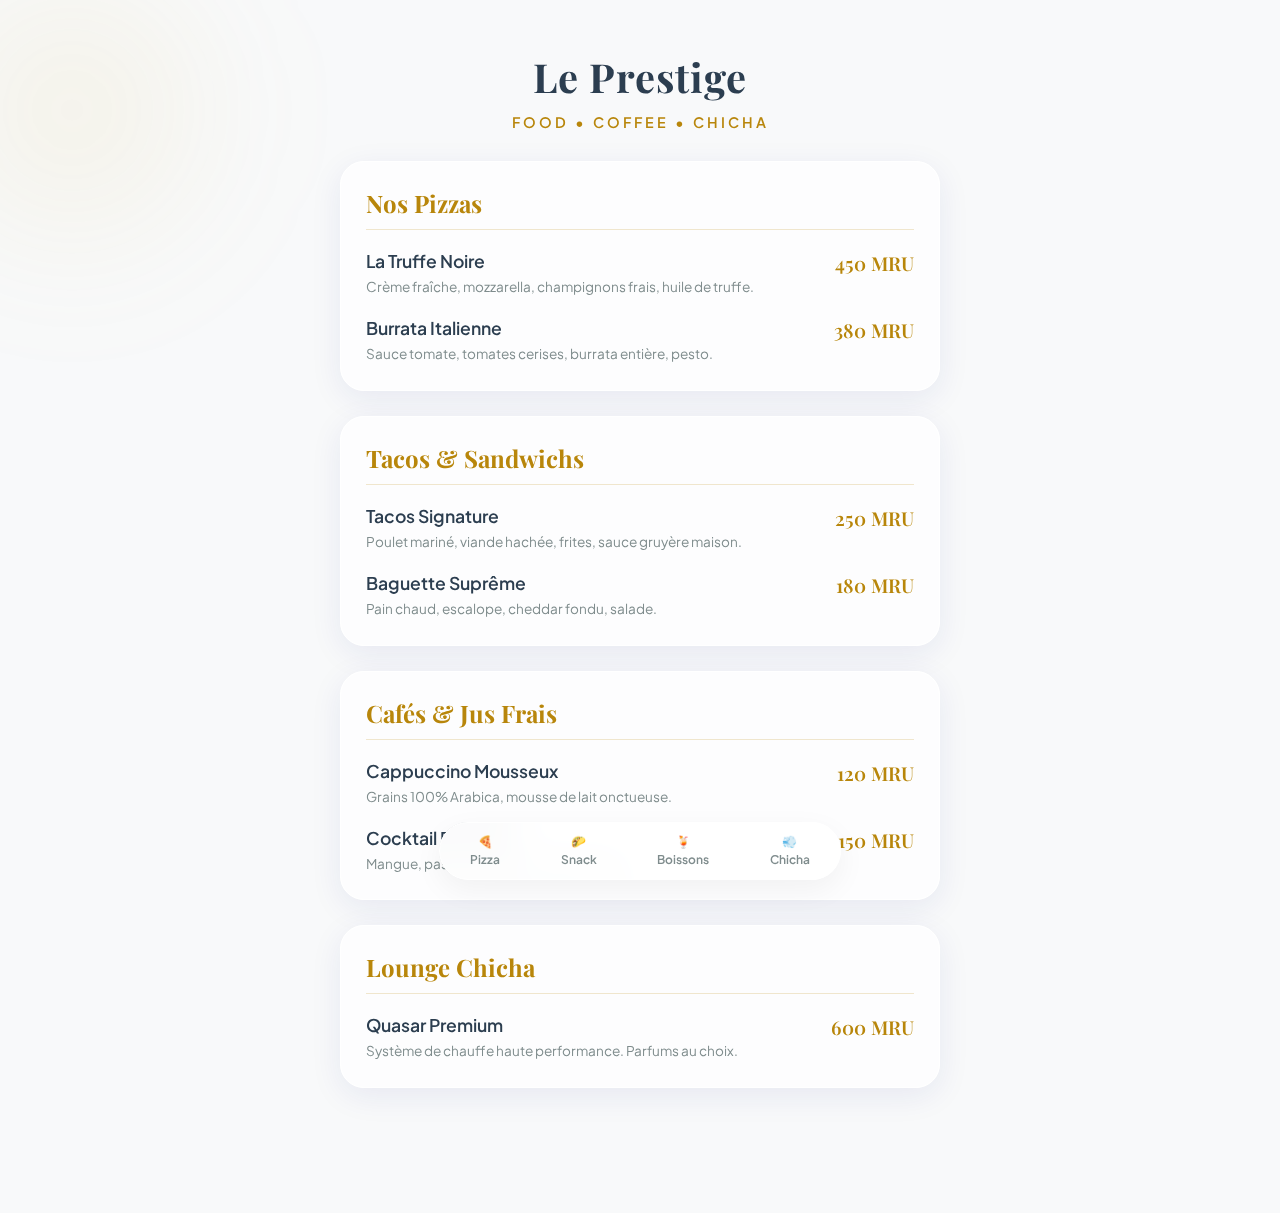
<file: index.html>
<!DOCTYPE html>
<html lang="fr">
<head>
    <meta charset="UTF-8">
    <meta name="viewport" content="width=device-width, initial-scale=1.0">
    <title>Menu Premium - Le Prestige</title>
    <link rel="stylesheet" href="style.css">
    <link href="https://fonts.googleapis.com/css2?family=Playfair+Display:ital,wght@0,600;1,600&family=Plus+Jakarta+Sans:wght@300;400;600&display=swap" rel="stylesheet">
</head>
<body>

    <div class="bg-glow"></div>

    <header class="hero">
        <h1>Le Prestige</h1>
        <p>Food • Coffee • Chicha</p>
    </header>

    <main class="menu-container">
        
        <section id="pizza" class="glass-panel">
            <h2 class="section-title">Nos Pizzas</h2>
            <div class="menu-item">
                <div class="item-text">
                    <h3>La Truffe Noire</h3>
                    <p>Crème fraîche, mozzarella, champignons frais, huile de truffe.</p>
                </div>
                <div class="item-price">450 MRU</div>
            </div>
            <div class="menu-item">
                <div class="item-text">
                    <h3>Burrata Italienne</h3>
                    <p>Sauce tomate, tomates cerises, burrata entière, pesto.</p>
                </div>
                <div class="item-price">380 MRU</div>
            </div>
        </section>

        <section id="fastfood" class="glass-panel">
            <h2 class="section-title">Tacos & Sandwichs</h2>
            <div class="menu-item">
                <div class="item-text">
                    <h3>Tacos Signature</h3>
                    <p>Poulet mariné, viande hachée, frites, sauce gruyère maison.</p>
                </div>
                <div class="item-price">250 MRU</div>
            </div>
            <div class="menu-item">
                <div class="item-text">
                    <h3>Baguette Suprême</h3>
                    <p>Pain chaud, escalope, cheddar fondu, salade.</p>
                </div>
                <div class="item-price">180 MRU</div>
            </div>
        </section>

        <section id="boissons" class="glass-panel">
            <h2 class="section-title">Cafés & Jus Frais</h2>
            <div class="menu-item">
                <div class="item-text">
                    <h3>Cappuccino Mousseux</h3>
                    <p>Grains 100% Arabica, mousse de lait onctueuse.</p>
                </div>
                <div class="item-price">120 MRU</div>
            </div>
            <div class="menu-item">
                <div class="item-text">
                    <h3>Cocktail Exotique</h3>
                    <p>Mangue, passion, ananas pressés à froid.</p>
                </div>
                <div class="item-price">150 MRU</div>
            </div>
        </section>

        <section id="chicha" class="glass-panel">
            <h2 class="section-title">Lounge Chicha</h2>
            <div class="menu-item">
                <div class="item-text">
                    <h3>Quasar Premium</h3>
                    <p>Système de chauffe haute performance. Parfums au choix.</p>
                </div>
                <div class="item-price">600 MRU</div>
            </div>
        </section>

        <div class="spacer"></div>
    </main>

    <nav class="bottom-nav">
        <a href="#pizza">🍕<br>Pizza</a>
        <a href="#fastfood">🌮<br>Snack</a>
        <a href="#boissons">🍹<br>Boissons</a>
        <a href="#chicha">💨<br>Chicha</a>
    </nav>

</body>
</html>
</file>
<file: style.css>
:root {
    --gold: #B8860B; /* Un Or légèrement plus sombre pour bien ressortir sur fond blanc */
    --text-main: #2C3E50; /* Gris anthracite très élégant */
    --text-dim: #7F8C8D; /* Gris clair pour les descriptions */
    --bg-color: #F8F9FA; /* Blanc cassé très pur */
    --glass-bg: rgba(255, 255, 255, 0.7); /* Verre blanc translucide */
    --glass-border: rgba(255, 255, 255, 1); /* Bordure blanche pure */
    --shadow: rgba(31, 38, 135, 0.08); /* Ombre très douce et bleutée */
}

body {
    margin: 0;
    font-family: 'Plus Jakarta Sans', sans-serif;
    background-color: var(--bg-color);
    color: var(--text-main);
    scroll-behavior: smooth;
    overflow-x: hidden;
}

/* Effet de lumière douce en arrière-plan */
.bg-glow {
    position: fixed;
    top: -10%;
    left: -10%;
    width: 400px;
    height: 400px;
    background: radial-gradient(circle, rgba(212, 175, 55, 0.1) 0%, rgba(255,255,255,0) 70%);
    filter: blur(60px);
    z-index: -1;
}

/* En-tête */
.hero {
    text-align: center;
    padding: 50px 20px 30px;
}

.hero h1 {
    font-family: 'Playfair Display', serif;
    font-size: 2.5rem;
    color: var(--text-main);
    margin: 0 0 10px 0;
    letter-spacing: 1px;
}

.hero p {
    margin: 0;
    font-size: 0.9rem;
    color: var(--gold);
    text-transform: uppercase;
    letter-spacing: 3px;
    font-weight: 600;
}

/* Conteneur principal */
.menu-container {
    padding: 0 15px;
    max-width: 600px;
    margin: 0 auto;
}

/* Effet Verre Clair (Light Glassmorphism) */
.glass-panel {
    background: var(--glass-bg);
    backdrop-filter: blur(12px);
    -webkit-backdrop-filter: blur(12px);
    border: 1px solid var(--glass-border);
    border-radius: 24px;
    padding: 25px;
    margin-bottom: 25px;
    box-shadow: 0 8px 32px var(--shadow);
}

.section-title {
    font-family: 'Playfair Display', serif;
    color: var(--gold);
    font-size: 1.5rem;
    margin-top: 0;
    margin-bottom: 20px;
    border-bottom: 1px solid rgba(184, 134, 11, 0.2);
    padding-bottom: 10px;
}

/* Lignes de produits */
.menu-item {
    display: flex;
    justify-content: space-between;
    align-items: flex-start;
    margin-bottom: 20px;
}

.menu-item:last-child {
    margin-bottom: 0;
}

.item-text h3 {
    margin: 0 0 5px 0;
    font-size: 1.1rem;
    font-weight: 600;
    color: var(--text-main);
}

.item-text p {
    margin: 0;
    font-size: 0.85rem;
    color: var(--text-dim);
    line-height: 1.5;
    padding-right: 15px;
}

.item-price {
    font-family: 'Playfair Display', serif;
    font-size: 1.2rem;
    font-weight: 600;
    color: var(--gold);
}

.spacer {
    height: 100px; /* Espace pour la navigation du bas */
}

/* Barre de navigation mobile claire (Bottom Bar) */
.bottom-nav {
    position: fixed;
    bottom: 20px;
    left: 50%;
    transform: translateX(-50%);
    width: 90%;
    max-width: 400px;
    background: rgba(255, 255, 255, 0.85);
    backdrop-filter: blur(20px);
    -webkit-backdrop-filter: blur(20px);
    border: 1px solid var(--glass-border);
    border-radius: 30px;
    display: flex;
    justify-content: space-around;
    padding: 10px 0;
    box-shadow: 0 10px 30px rgba(0, 0, 0, 0.05);
    z-index: 1000;
}

.bottom-nav a {
    text-decoration: none;
    color: var(--text-dim);
    font-size: 0.75rem;
    text-align: center;
    line-height: 1.5;
    transition: color 0.3s;
    font-weight: 600;
}

.bottom-nav a:hover, .bottom-nav a:active {
    color: var(--gold);
}
</file>
